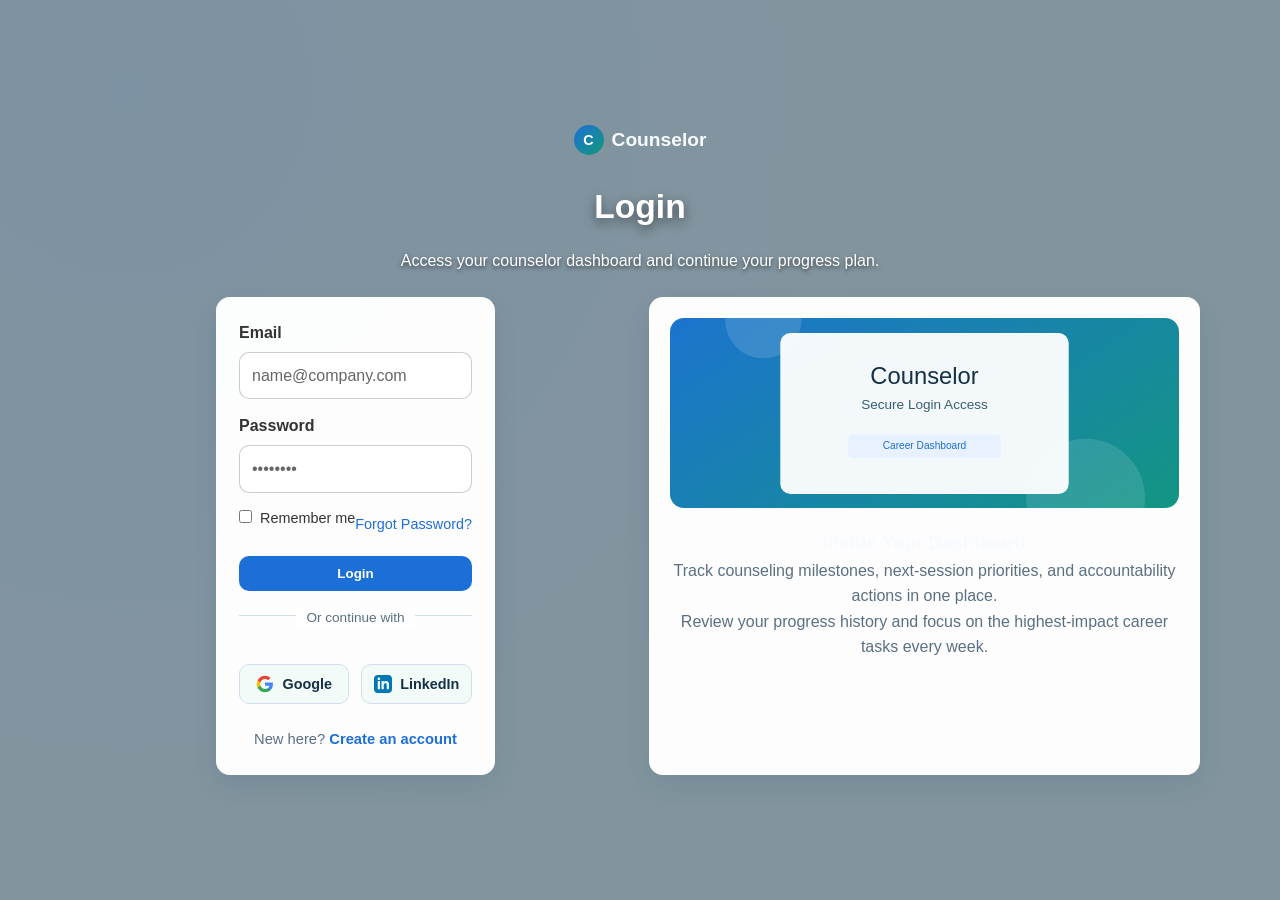
<file: login.html>
<!doctype html>
<html lang="en">

<head>
  <meta charset="UTF-8" />
  <meta name="viewport" content="width=device-width, initial-scale=1.0" />
  <title>Login - Counselor</title>
  <link rel="stylesheet" href="styles.css" />
  <link rel="icon" type="image/svg+xml"
    href="data:image/svg+xml,<svg xmlns='http://www.w3.org/2000/svg' viewBox='0 0 100 100'><text y='.9em' font-size='90'>🧠</text></svg>" />
  <link rel="apple-touch-icon"
    href="data:image/svg+xml,<svg xmlns='http://www.w3.org/2000/svg' viewBox='0 0 100 100'><text y='.9em' font-size='90'>🧠</text></svg>" />
</head>

<body class="page-login">
  <a class="skip-link" href="#main-content">Skip to main content</a>

  <main id="main-content" class="section">
    <div class="container">
      <div style="text-align: center; margin-bottom: 24px;">
        <a class="brand" href="index.html"><span class="logo-mark">C</span> Counselor</a>
      </div>
      <h2>Login</h2>
      <p class="lead">Access your counselor dashboard and continue your progress plan.</p>
      <div class="grid two">
        <form id="loginForm">
          <label for="loginEmail">Email</label>
          <input id="loginEmail" type="email" placeholder="name@company.com" required />

          <label for="loginPassword">Password</label>
          <input id="loginPassword" type="password" placeholder="••••••••" required />

          <div class="auth-form-footer">
            <div class="checkbox-row">
              <input type="checkbox" id="rememberMe" />
              <label for="rememberMe" style="margin-bottom: 0; font-weight: 500; font-size: 0.9rem;">Remember me</label>
            </div>
            <a href="#" class="forgot-link">Forgot Password?</a>
          </div>

          <button type="submit">Login</button>

          <div class="social-auth">
            <p>Or continue with</p>
            <div class="social-btns">
              <button type="button" class="social-btn">
                <svg viewBox="0 0 24 24" xmlns="http://www.w3.org/2000/svg">
                  <path
                    d="M22.56 12.25c0-.78-.07-1.53-.2-2.25H12v4.26h5.92c-.26 1.37-1.04 2.53-2.21 3.31v2.77h3.57c2.08-1.92 3.28-4.74 3.28-8.09z"
                    fill="#4285F4" />
                  <path
                    d="M12 23c2.97 0 5.46-.98 7.28-2.66l-3.57-2.77c-.98.66-2.23 1.06-3.71 1.06-2.86 0-5.29-1.93-6.16-4.53H2.18v2.84C3.99 20.53 7.7 23 12 23z"
                    fill="#34A853" />
                  <path
                    d="M5.84 14.1c-.22-.66-.35-1.36-.35-2.1s.13-1.44.35-2.1V7.06H2.18C1.43 8.55 1 10.22 1 12s.43 3.45 1.18 4.94l3.66-2.84z"
                    fill="#FBBC05" />
                  <path
                    d="M12 5.38c1.62 0 3.06.56 4.21 1.64l3.15-3.15C17.45 2.09 14.97 1 12 1 7.7 1 3.99 3.47 2.18 7.06l3.66 2.84c.87-2.6 3.3-4.53 6.16-4.53z"
                    fill="#EA4335" />
                </svg>
                Google
              </button>
              <button type="button" class="social-btn">
                <svg viewBox="0 0 24 24" xmlns="http://www.w3.org/2000/svg" fill="#0077b5">
                  <path
                    d="M19 0h-14c-2.761 0-5 2.239-5 5v14c0 2.761 2.239 5 5 5h14c2.762 0 5-2.239 5-5v-14c0-2.761-2.238-5-5-5zm-11 19h-3v-11h3v11zm-1.5-12.268c-.966 0-1.75-.79-1.75-1.764s.784-1.764 1.75-1.764 1.75.79 1.75 1.764-.783 1.764-1.75 1.764zm13.5 12.268h-3v-5.604c0-3.368-4-3.113-4 0v5.604h-3v-11h3v1.765c1.396-2.586 7-2.777 7 2.476v6.759z" />
                </svg>
                LinkedIn
              </button>
            </div>
          </div>

          <p id="loginMsg" class="msg"></p>
          <p class="meta" style="text-align: center; margin-top: 24px;">
            New here? <a href="register.html"
              style="color: var(--primary); font-weight: 600; text-decoration: none;">Create an account</a>
          </p>
        </form>
        <article class="card">
          <img class="section-image" src="assets/images/login-support.svg" alt="Counselor support login visual" />
          <h3>Inside Your Dashboard</h3>
          <p>Track counseling milestones, next-session priorities, and accountability actions in one place.</p>
          <p>Review your progress history and focus on the highest-impact career tasks every week.</p>
        </article>
      </div>
    </div>
  </main>

  <script src="script.js"></script>
</body>

</html>
</file>
<file: styles.css>
:root {
  --bg: #f2fbf8;
  --surface: #ffffff;
  --text: #153047;
  --muted: #5a7082;
  --primary: #1d6fd8;
  --primary-dark: #1353a4;
  --secondary: #129a78;
  --secondary-dark: #0f7f63;
  --accent: #e7f4ff;
  --border: #d0dfeb;
  --success: #0f9d58;
  --shadow: 0 10px 24px rgba(11, 61, 96, 0.1);
}

[data-theme="dark"] {
  --bg: #1a1f2e;
  --surface: #2d3748;
  --text: #f7fafc;
  --muted: #a0aec0;
  --primary: #3182ce;
  --primary-dark: #2c5282;
  --secondary: #38b2ac;
  --secondary-dark: #319795;
  --accent: #2d3748;
  --border: #4a5568;
  --success: #48bb78;
  --shadow: 0 10px 24px rgba(0, 0, 0, 0.3);
}

* {
  box-sizing: border-box;
  margin: 0;
  padding: 0;
}

html {
  scroll-behavior: smooth;
}

@media (prefers-reduced-motion: reduce) {
  html {
    scroll-behavior: auto;
  }
}

body {
  font-family: "Segoe UI", Tahoma, Geneva, Verdana, sans-serif;
  background: radial-gradient(circle at 10% 10%, #e8f5ff 0%, #f2fbf8 55%);
  color: var(--text);
  line-height: 1.6;
  overflow-x: hidden;
  transition: background-color 0.3s ease, color 0.3s ease;
}

[data-theme="dark"] body {
  background: radial-gradient(circle at 10% 10%, #2d3748 0%, #1a1f2e 55%);
}

.skip-link {
  position: absolute;
  left: -9999px;
  top: 8px;
  background: var(--primary);
  color: #fff;
  padding: 8px 12px;
  border-radius: 8px;
  text-decoration: none;
  z-index: 1000;
}

.skip-link:focus {
  left: 12px;
}

a:focus-visible,
button:focus-visible,
input:focus-visible,
textarea:focus-visible,
select:focus-visible {
  outline: 3px solid #0f7f63;
  outline-offset: 2px;
}

.container {
  width: min(1120px, 92%);
  margin: 0 auto;
}

header {
  background: var(--surface);
  border-bottom: 1px solid var(--border);
  position: sticky;
  top: 0;
  z-index: 100;
}

.nav {
  display: flex;
  align-items: center;
  justify-content: space-between;
  min-height: 74px;
  gap: 16px;
  position: relative;
}

.brand {
  font-size: 1.2rem;
  font-weight: 700;
  color: var(--primary);
  text-decoration: none;
  display: inline-flex;
  align-items: center;
  gap: 8px;
}

.logo-mark {
  width: 30px;
  height: 30px;
  border-radius: 50%;
  background: linear-gradient(135deg, var(--primary), var(--secondary));
  color: #fff;
  display: inline-flex;
  align-items: center;
  justify-content: center;
  font-size: 0.9rem;
  font-weight: 700;
}

.nav-right {
  display: flex;
  align-items: center;
  gap: 12px;
}

.menu-toggle {
  display: none;
  width: 42px;
  height: 42px;
  border: 1px solid var(--border);
  border-radius: 10px;
  background: #fff;
  color: var(--primary);
  font-size: 1.2rem;
  line-height: 1;
  margin: 0;
}

.icon-link {
  width: 38px;
  height: 38px;
  display: inline-flex;
  align-items: center;
  justify-content: center;
  border: 1px solid var(--border);
  border-radius: 10px;
  background: #fff;
}

.theme-toggle {
  width: 38px;
  height: 38px;
  display: inline-flex;
  align-items: center;
  justify-content: center;
  border: 1px solid var(--border);
  border-radius: 10px;
  background: var(--surface);
  cursor: pointer;
  font-size: 1.2rem;
  transition: all 0.3s ease;
  margin: 0;
  padding: 0;
}

.nav-links li .theme-toggle {
  background: transparent;
  border: 1px solid var(--border);
}

.theme-toggle:hover {
  background: var(--accent);
  transform: scale(1.05);
}

.theme-icon {
  font-size: 1.1rem;
}

.icon-user,
.icon-grid {
  display: inline-block;
  position: relative;
}

.icon-user {
  width: 16px;
  height: 16px;
}

.icon-user::before {
  content: "";
  position: absolute;
  top: 0;
  left: 4px;
  width: 8px;
  height: 8px;
  border: 2px solid var(--primary);
  border-radius: 50%;
}

.icon-user::after {
  content: "";
  position: absolute;
  bottom: 0;
  left: 1px;
  width: 14px;
  height: 7px;
  border: 2px solid var(--primary);
  border-top: none;
  border-radius: 0 0 10px 10px;
}

.icon-grid {
  width: 16px;
  height: 16px;
  background:
    linear-gradient(var(--secondary), var(--secondary)) 0 0 / 6px 6px no-repeat,
    linear-gradient(var(--secondary), var(--secondary)) 10px 0 / 6px 6px no-repeat,
    linear-gradient(var(--secondary), var(--secondary)) 0 10px / 6px 6px no-repeat,
    linear-gradient(var(--secondary), var(--secondary)) 10px 10px / 6px 6px no-repeat;
}

.nav-links {
  list-style: none;
  display: flex;
  align-items: center;
  gap: 10px;
  white-space: nowrap;
}

.nav-links a {
  text-decoration: none;
  color: var(--text);
  padding: 8px 10px;
  border-radius: 8px;
  transition: 0.2s;
  font-weight: 500;
}

.nav-links a:hover,
.nav-links a.active {
  color: var(--primary);
  background: #e8f1ff;
}

h1 {
  text-align: center;
  font-size: clamp(2rem, 4vw, 3rem);
  line-height: 1.2;
  margin-bottom: 14px;
}

.hero {
  padding: 74px 0 52px;
}

.hero-banner {
  position: relative;
  background-size: cover;
  background-position: center;
  background-repeat: no-repeat;
  overflow: hidden;
}

.hero-banner::before {
  content: "";
  position: absolute;
  inset: 0;
  background: linear-gradient(rgba(21, 48, 71, 0.58), rgba(21, 48, 71, 0.5));
}

.hero-banner>.container {
  position: relative;
  z-index: 1;
}

.hero-banner>.container>h1,
.hero-banner>.container>h2,
.hero-banner>.container>.lead {
  color: #fff;
}

.hero-banner .hero-grid>div>h1,
.hero-banner .hero-grid>div>p {
  color: #fff;
}

.page-home .hero-banner {
  background-image: url("https://images.unsplash.com/photo-1521791136064-7986c2920216?auto=format&fit=crop&w=1700&q=80");
}

.page-home2 .hero-banner {
  background-image: url("https://images.unsplash.com/photo-1523240795612-9a054b0db644?auto=format&fit=crop&w=1700&q=80");
}

.page-about .hero-banner {
  background-image: url("https://images.unsplash.com/photo-1573497620053-ea5300f94f21?auto=format&fit=crop&w=1700&q=80");
}

.page-services .hero-banner {
  background-image: url("https://images.unsplash.com/photo-1521737604893-d14cc237f11d?auto=format&fit=crop&w=1700&q=80");
}

.page-pricing .hero-banner {
  background-image: url("https://images.unsplash.com/photo-1454165804606-c3d57bc86b40?auto=format&fit=crop&w=1700&q=80");
}

.page-blog .hero-banner {
  background-image: url("https://images.unsplash.com/photo-1499750310107-5fef28a66643?auto=format&fit=crop&w=1700&q=80");
}

.page-contact .hero-banner {
  background-image: url("https://images.unsplash.com/photo-1521737604893-d14cc237f11d?auto=format&fit=crop&w=1700&q=80");
}

.page-login .hero-banner {
  background-image: url("https://images.unsplash.com/photo-1573497161161-c3d8be57f3ad?auto=format&fit=crop&w=1700&q=80");
}

.page-register .hero-banner {
  background-image: url("https://images.unsplash.com/photo-1454165804606-c3d57bc86b40?auto=format&fit=crop&w=1700&q=80");
}

.page-dashboard .hero-banner {
  background-image: url("https://images.unsplash.com/photo-1450101499163-c8848c66ca85?auto=format&fit=crop&w=1700&q=80");
}

.hero-grid {
  display: grid;
  grid-template-columns: 1.15fr 1fr;
  gap: 28px;
  align-items: center;
}

.hero p {
  color: var(--muted);
  margin-bottom: 22px;
  max-width: 60ch;
  margin-left: auto;
  margin-right: auto;
  text-align: center;
}

.hero-card {
  background: var(--surface);
  border: 1px solid var(--border);
  border-radius: 16px;
  padding: 24px;
  box-shadow: var(--shadow);
}

.hero-card h3,
.hero-card p {
  text-align: center;
}

.hero-photo,
.section-image,
.card-image,
.team-photo,
.story-photo {
  width: 100%;
  border-radius: 14px;
  object-fit: cover;
}

.hero-photo {
  min-height: 260px;
  margin-top: 12px;
}

.story-photo {
  width: 100%;
  height: 190px;
  border-radius: 14px;
  object-fit: cover;
  object-position: top center;
  margin-bottom: 12px;
}

.section-image,
.card-image {
  width: 100%;
  border-radius: 14px;
  object-fit: cover;
  height: 190px;
  margin-bottom: 12px;
}

.team-photo {
  width: 100%;
  border-radius: 14px;
  object-fit: cover;
  height: 170px;
  margin-bottom: 10px;
}

.badge {
  display: table;
  margin: 0 auto 10px;
  background: #e8fff7;
  color: #0f6e57;
  border: 1px solid #b8eddc;
  border-radius: 999px;
  padding: 4px 11px;
  font-size: 0.82rem;
}

.btn,
button {
  background: var(--primary);
  color: #fff;
  border: none;
  border-radius: 10px;
  padding: 10px 18px;
  font-weight: 600;
  cursor: pointer;
  text-decoration: none;
  display: table;
  width: fit-content;
  margin: 0 auto;
  transition: 0.2s;
}

.page-login form button,
.page-register form button {
  width: 100%;
  margin-top: 8px;
}

.btn:hover,
button:hover {
  background: var(--primary-dark);
}

.btn.secondary {
  background: var(--secondary);
}

.btn.secondary:hover {
  background: var(--secondary-dark);
}

.btn-row {
  display: flex;
  justify-content: center;
  flex-wrap: wrap;
  gap: 12px;
}

.btn-row .btn {
  margin: 0;
}

.section {
  padding: 68px 0;
}

.scroll-section {
  min-height: 100vh;
  display: flex;
  align-items: center;
}

.section h2 {
  margin-bottom: 14px;
  font-size: clamp(1.5rem, 3vw, 2.1rem);
  text-align: center;
}

.section p.lead {
  color: var(--muted);
  margin-bottom: 24px;
  text-align: center;
}

.grid {
  display: grid;
  gap: 18px;
}

.grid.four {
  grid-template-columns: repeat(4, minmax(0, 1fr));
}

.grid.three {
  grid-template-columns: repeat(3, minmax(0, 1fr));
}

.grid.two {
  grid-template-columns: repeat(2, minmax(0, 1fr));
}

.card {
  background: var(--surface);
  border: 1px solid var(--border);
  border-radius: 14px;
  padding: 20px;
  box-shadow: var(--shadow);
}

.card h3,
.card h4,
.card p,
.card .meta {
  text-align: center;
}

.card p,
.card li {
  color: var(--muted);
}

.card ul {
  padding-left: 20px;
}

.icon-badge {
  width: 56px;
  height: 56px;
  border-radius: 50%;
  display: flex;
  align-items: center;
  justify-content: center;
  margin: 0 auto 12px;
  background: #e8f1ff;
  color: var(--primary);
  font-size: 1.4rem;
  border: 1px solid var(--border);
}

.price {
  font-size: 1.95rem;
  font-weight: 700;
  margin: 8px 0 2px;
  text-align: center;
}

.meta {
  color: var(--muted);
  font-size: 0.92rem;
}

.counter-number {
  font-size: 2rem;
  font-weight: 700;
  color: var(--primary);
  text-align: center;
}

.cta-strip {
  background: linear-gradient(135deg, #1d6fd8, #129a78);
  color: #fff;
  border-radius: 14px;
  padding: 28px 22px;
  display: grid;
  gap: 12px;
  text-align: center;
}

.cta-strip .btn {
  background: #fff;
  color: var(--primary);
}

.banner-cta {
  min-height: 320px;
  border-radius: 14px;
  background: linear-gradient(rgba(21, 48, 71, 0.55), rgba(21, 48, 71, 0.55)),
    url("https://images.unsplash.com/photo-1454165804606-c3d57bc86b40?auto=format&fit=crop&w=1600&q=80") center/cover;
  display: flex;
  align-items: center;
}

.banner-cta .container {
  width: min(860px, 92%);
}

.banner-cta h2,
.banner-cta p {
  color: #fff;
}

form {
  background: var(--surface);
  border: 1px solid var(--border);
  border-radius: 14px;
  padding: 22px;
  box-shadow: var(--shadow);
  max-width: 650px;
  margin: 0 auto;
}

.auth-form-footer {
  display: flex;
  justify-content: space-between;
  align-items: center;
  margin-bottom: 14px;
  font-size: 0.9rem;
}

.forgot-link {
  color: var(--primary);
  text-decoration: none;
  font-weight: 500;
}

.forgot-link:hover {
  text-decoration: underline;
}

.social-auth {
  margin-top: 24px;
  text-align: center;
  border-top: 1px solid var(--border);
  padding-top: 20px;
}

.social-auth p {
  font-size: 0.85rem;
  color: var(--muted);
  margin-bottom: 12px;
  position: relative;
  background: var(--surface);
  display: inline-block;
  padding: 0 10px;
  top: -32px;
}

.social-btns {
  display: flex;
  justify-content: center;
  gap: 12px;
  margin-top: -16px;
}

.social-btn {
  display: flex;
  align-items: center;
  justify-content: center;
  width: 100%;
  padding: 10px;
  border: 1px solid var(--border);
  border-radius: 10px;
  background: var(--bg);
  color: var(--text);
  text-decoration: none;
  font-weight: 600;
  font-size: 0.9rem;
  transition: 0.2s;
  cursor: pointer;
}

.social-btn:hover {
  background: var(--accent);
  border-color: var(--primary);
}

.social-btn svg {
  margin-right: 8px;
  width: 18px;
  height: 18px;
}

label {
  display: block;
  margin-bottom: 6px;
  font-weight: 600;
}

input,
textarea,
select {
  width: 100%;
  border: 1px solid #bfd0e4;
  border-radius: 10px;
  padding: 10px 12px;
  margin-bottom: 14px;
  font: inherit;
}

textarea {
  min-height: 120px;
  resize: vertical;
}

.form-row {
  display: grid;
  grid-template-columns: 1fr 1fr;
  gap: 12px;
}

.checkbox-row {
  display: flex;
  gap: 8px;
  align-items: flex-start;
  margin-bottom: 12px;
}

.checkbox-row input {
  width: auto;
  margin-top: 3px;
  margin-bottom: 0;
}

.hidden-field {
  position: absolute;
  left: -9999px;
}

.msg {
  margin-top: 10px;
  font-weight: 600;
  text-align: center;
}

.msg.success {
  color: var(--success);
}

.msg.error {
  color: #c0392b;
}

.accordion-item {
  border: 1px solid var(--border);
  border-radius: 10px;
  background: var(--surface);
  overflow: hidden;
}

.accordion-trigger {
  width: 100%;
  margin: 0;
  background: transparent;
  color: var(--text);
  text-align: left;
  padding: 14px;
  border: none;
  display: flex;
  justify-content: space-between;
}

.accordion-panel {
  max-height: 0;
  overflow: hidden;
  transition: max-height 0.25s ease;
  padding: 0 14px;
}

.accordion-item.active .accordion-panel {
  max-height: 140px;
  padding-bottom: 14px;
}

.map-wrap iframe {
  width: 100%;
  min-height: 300px;
  border: 0;
  border-radius: 14px;
}

.dashboard {
  display: grid;
  grid-template-columns: 280px 1fr;
  gap: 18px;
}

.sidebar {
  background: var(--surface);
  border: 1px solid var(--border);
  border-radius: 14px;
  padding: 18px;
}

.sidebar ul {
  list-style: none;
}

.sidebar li+li {
  margin-top: 8px;
}

footer {
  margin-top: 52px;
  border-top: 1px solid var(--border);
  background: #edf7ff;
}

.footer-grid {
  padding: 18px 0;
  display: grid;
  grid-template-columns: 2fr 1fr 1fr 1.5fr;
  gap: 16px;
  color: var(--muted);
  font-size: 0.92rem;
}

.social-links {
  display: flex;
  gap: 12px;
  margin-top: 12px;
}

.social-links a {
  display: inline-flex;
  align-items: center;
  justify-content: center;
  width: 36px;
  height: 36px;
  border-radius: 50%;
  background: var(--primary);
  color: #fff;
  text-decoration: none;
  transition: all 0.3s ease;
}

.social-links a:hover {
  background: var(--primary-dark);
  transform: translateY(-2px);
}

.social-links svg {
  width: 18px;
  height: 18px;
}

.footer-grid h4 {
  color: var(--text);
  margin-bottom: 6px;
}

.progress-list {
  display: flex;
  flex-direction: column;
  gap: 16px;
}

.progress-item {
  display: flex;
  flex-direction: column;
  gap: 8px;
}

.progress-label {
  font-weight: 600;
  color: var(--text);
  font-size: 0.95rem;
}

.progress-bar {
  position: relative;
  width: 100%;
  height: 24px;
  background: var(--border);
  border-radius: 12px;
  overflow: hidden;
}

.progress-fill {
  height: 100%;
  background: linear-gradient(90deg, var(--primary), var(--secondary));
  border-radius: 12px;
  transition: width 0.8s ease;
  position: relative;
}

.progress-text {
  position: absolute;
  right: 8px;
  top: 50%;
  transform: translateY(-50%);
  color: #fff;
  font-size: 0.85rem;
  font-weight: 600;
  text-shadow: 0 1px 2px rgba(0, 0, 0, 0.3);
}

.progress-slider {
  position: absolute;
  top: 0;
  left: 0;
  width: 100%;
  height: 24px;
  opacity: 0;
  cursor: pointer;
  z-index: 2;
}

.progress-slider:hover {
  opacity: 0.3;
}

/* Custom slider styling for WebKit browsers */
.progress-slider::-webkit-slider-thumb {
  appearance: none;
  width: 20px;
  height: 20px;
  background: var(--primary);
  border-radius: 50%;
  cursor: pointer;
  border: 2px solid #fff;
  box-shadow: 0 2px 4px rgba(0, 0, 0, 0.2);
}

.progress-slider::-moz-range-thumb {
  width: 20px;
  height: 20px;
  background: var(--primary);
  border-radius: 50%;
  cursor: pointer;
  border: 2px solid #fff;
  box-shadow: 0 2px 4px rgba(0, 0, 0, 0.2);
}

.footer-grid a {
  color: var(--secondary);
  text-decoration: none;
}

@media (max-width: 1020px) {
  .nav {
    align-items: center;
    flex-direction: row;
    justify-content: space-between;
    padding: 12px 0;
  }

  .menu-toggle {
    display: inline-flex;
    align-items: center;
    justify-content: center;
  }

  .nav-right {
    display: none;
    width: 100%;
    margin-top: 8px;
    padding: 10px;
    border: 1px solid var(--border);
    border-radius: 12px;
    background: var(--surface);
  }

  .nav-right.open {
    display: block;
  }

  .nav-links {
    flex-direction: column;
    width: 100%;
  }

  .nav-links a {
    display: block;
    width: 100%;
  }

  .nav-links .icon-link {
    justify-content: center;
  }
}

@media (max-width: 920px) {

  .hero-grid,
  .grid.four,
  .grid.three,
  .grid.two,
  .dashboard,
  .form-row,
  .footer-grid {
    grid-template-columns: 1fr;
  }

  .scroll-section {
    min-height: auto;
  }

  .section-image,
  .card-image,
  .story-photo,
  .team-photo {
    height: 220px;
  }
}

.page-login,
.page-register {
  position: relative;
  min-height: 100vh;
  color: #f7fbff;
}

.page-login::before,
.page-register::before {
  content: "";
  position: fixed;
  inset: 0;
  z-index: -1;
  background-size: cover;
  background-position: center;
  background-attachment: fixed;
}

.page-login::after,
.page-register::after {
  content: "";
  position: fixed;
  inset: 0;
  z-index: -1;
  background: rgba(21, 48, 71, 0.5);
  /* Dark overlay */
}

.page-login main,
.page-register main {
  min-height: 100vh;
  display: flex;
  align-items: center;
}

.page-login h2,
.page-register h2,
.page-login .lead,
.page-register .lead {
  color: #ffffff !important;
  text-shadow: 0 4px 12px rgba(0, 0, 0, 0.5);
}

.page-login .lead,
.page-register .lead {
  text-shadow: 0 2px 4px rgba(0, 0, 0, 0.6);
  font-weight: 500;
}

.page-login .brand,
.page-register .brand {
  color: #f7fbff;
}

.page-login .theme-toggle,
.page-register .theme-toggle {
  background: rgba(255, 255, 255, 0.9);
  border-color: rgba(255, 255, 255, 0.8);
  position: relative;
  z-index: 10;
}

[data-theme="dark"] .page-login .theme-toggle,
[data-theme="dark"] .page-register .theme-toggle {
  background: rgba(24, 34, 49, 0.9);
  border-color: rgba(125, 146, 171, 0.8);
}

.page-login form,
.page-register form,
.page-login .card,
.page-register .card {
  background: rgba(255, 255, 255, 0.98);
  border-color: rgba(255, 255, 255, 0.62);
}

.page-login .social-auth p,
.page-register .social-auth p {
  background: #fff;
}

.page-login label,
.page-register label {
  color: #333;
  font-weight: 600;
}

.page-login input,
.page-register input {
  color: #333;
  background: #fff;
  border-color: rgba(0, 0, 0, 0.2);
}

.page-login input::placeholder,
.page-register input::placeholder {
  color: #666;
}

[data-theme="dark"] .page-login form,
[data-theme="dark"] .page-register form,
[data-theme="dark"] .page-login .card,
[data-theme="dark"] .page-register .card {
  background: rgba(24, 34, 49, 0.9);
  border-color: rgba(125, 146, 171, 0.5);
}

[data-theme="dark"] .page-login label,
[data-theme="dark"] .page-register label {
  color: #f7fafc;
}

[data-theme="dark"] .page-login input,
[data-theme="dark"] .page-register input {
  color: #f7fafc;
  background: rgba(45, 55, 72, 0.8);
  border-color: rgba(125, 146, 171, 0.5);
}

[data-theme="dark"] .page-login input::placeholder,
[data-theme="dark"] .page-register input::placeholder {
  color: #a0aec0;
}

[data-theme="dark"] .page-login .social-auth p,
[data-theme="dark"] .page-register .social-auth p {
  background: #1e2736;
}

[data-theme="dark"] .social-btn {
  background: rgba(45, 55, 72, 0.6);
  border-color: rgba(125, 146, 171, 0.3);
}

[data-theme="dark"] .social-btn:hover {
  background: rgba(45, 55, 72, 1);
  border-color: var(--primary);
}

.page-login::before {
  background-image: var(--login-bg-image);
}

.page-register::before {
  background-image: var(--register-bg-image);
}

.page-login {
  --login-bg-image: url("https://images.unsplash.com/photo-1573497019940-1c28c88b2280?auto=format&fit=crop&w=1700&q=80");
}

.page-register {
  --register-bg-image: url("https://images.unsplash.com/photo-1454165804606-c3d57bc86b40?auto=format&fit=crop&w=1700&q=80");
}

@media (max-width: 920px) {

  .page-login::before,
  .page-register::before {
    background-attachment: scroll;
  }
}

/* --- Premium Dashboard Redesign --- */

.page-dashboard {
  background:
    radial-gradient(circle at 0% 0%, rgba(29, 111, 216, 0.05) 0%, transparent 50%),
    radial-gradient(circle at 100% 100%, rgba(18, 154, 120, 0.05) 0%, transparent 50%),
    var(--bg);
  min-height: 100vh;
}

.dashboard-header {
  display: flex;
  justify-content: space-between;
  align-items: center;
  margin-bottom: 32px;
  padding: 16px 0;
  border-bottom: 1px solid var(--border);
}

.welcome-section {
  background: linear-gradient(135deg, var(--primary), var(--secondary));
  color: #fff;
  padding: 40px;
  border-radius: 24px;
  margin-bottom: 40px;
  position: relative;
  overflow: hidden;
  box-shadow: 0 20px 40px rgba(29, 111, 216, 0.15);
}

.welcome-section::after {
  content: "";
  position: absolute;
  top: -50px;
  right: -50px;
  width: 200px;
  height: 200px;
  background: rgba(255, 255, 255, 0.1);
  border-radius: 50%;
  pointer-events: none;
}

.welcome-section h2 {
  font-size: 2.2rem;
  margin-bottom: 8px;
  text-align: left;
  color: #fff;
}

.welcome-section .lead {
  color: rgba(255, 255, 255, 0.9) !important;
  text-align: left;
  font-size: 1.1rem;
  margin-bottom: 0;
}

.dashboard-grid {
  display: grid;
  grid-template-columns: 2fr 1fr;
  gap: 24px;
  align-items: start;
}

.glass-card {
  background: rgba(var(--surface-rgb, 255, 255, 255), 0.7);
  -webkit-backdrop-filter: blur(12px);
  backdrop-filter: blur(12px);
  border: 1px solid rgba(255, 255, 255, 0.3);
  border-radius: 20px;
  padding: 24px;
  box-shadow: 0 8px 32px rgba(21, 48, 71, 0.05);
  transition: transform 0.3s ease, box-shadow 0.3s ease;
}

[data-theme="dark"] .glass-card {
  background: rgba(45, 55, 72, 0.4);
  border-color: rgba(255, 255, 255, 0.1);
}

.glass-card:hover {
  transform: translateY(-4px);
  box-shadow: 0 12px 40px rgba(21, 48, 71, 0.08);
}

.glass-sidebar {
  display: flex;
  flex-direction: column;
  gap: 20px;
}

.user-quick-info {
  text-align: center;
  padding-bottom: 20px;
  border-bottom: 1px solid var(--border);
}

.user-quick-info .logo-mark {
  width: 60px;
  height: 60px;
  font-size: 1.5rem;
  margin-bottom: 16px;
}

.status-badge {
  display: inline-block;
  padding: 4px 12px;
  background: var(--success);
  color: #fff;
  border-radius: 999px;
  font-size: 0.75rem;
  font-weight: 700;
  margin-top: 8px;
}

.upcoming-session {
  background: var(--accent);
  padding: 16px;
  border-radius: 12px;
  margin-top: 12px;
}

.upcoming-session h4 {
  color: var(--primary);
  margin-bottom: 4px;
  font-size: 0.9rem;
}

.progress-header {
  display: flex;
  justify-content: space-between;
  align-items: center;
  margin-bottom: 24px;
}

.progress-header h3 {
  margin: 0;
  text-align: left;
}

.checklist-header {
  margin-bottom: 20px;
}

.checklist-header h3 {
  text-align: left;
  margin-bottom: 4px;
}

.check-list-modern {
  list-style: none;
  padding: 0;
}

.check-list-modern li {
  padding: 12px 0;
  display: flex;
  align-items: center;
  gap: 12px;
  border-bottom: 1px solid rgba(0, 0, 0, 0.05);
  color: var(--text) !important;
}

[data-theme="dark"] .check-list-modern li {
  border-bottom-color: rgba(255, 255, 255, 0.05);
}

.check-list-modern li::before {
  content: "✓";
  width: 20px;
  height: 20px;
  background: var(--secondary);
  color: #fff;
  border-radius: 50%;
  display: flex;
  align-items: center;
  justify-content: center;
  font-size: 0.7rem;
  flex-shrink: 0;
}

.action-bar {
  margin-top: 32px;
  display: flex;
  justify-content: center;
}

@media (max-width: 920px) {
  .dashboard-grid {
    grid-template-columns: 1fr;
  }
}
</file>
